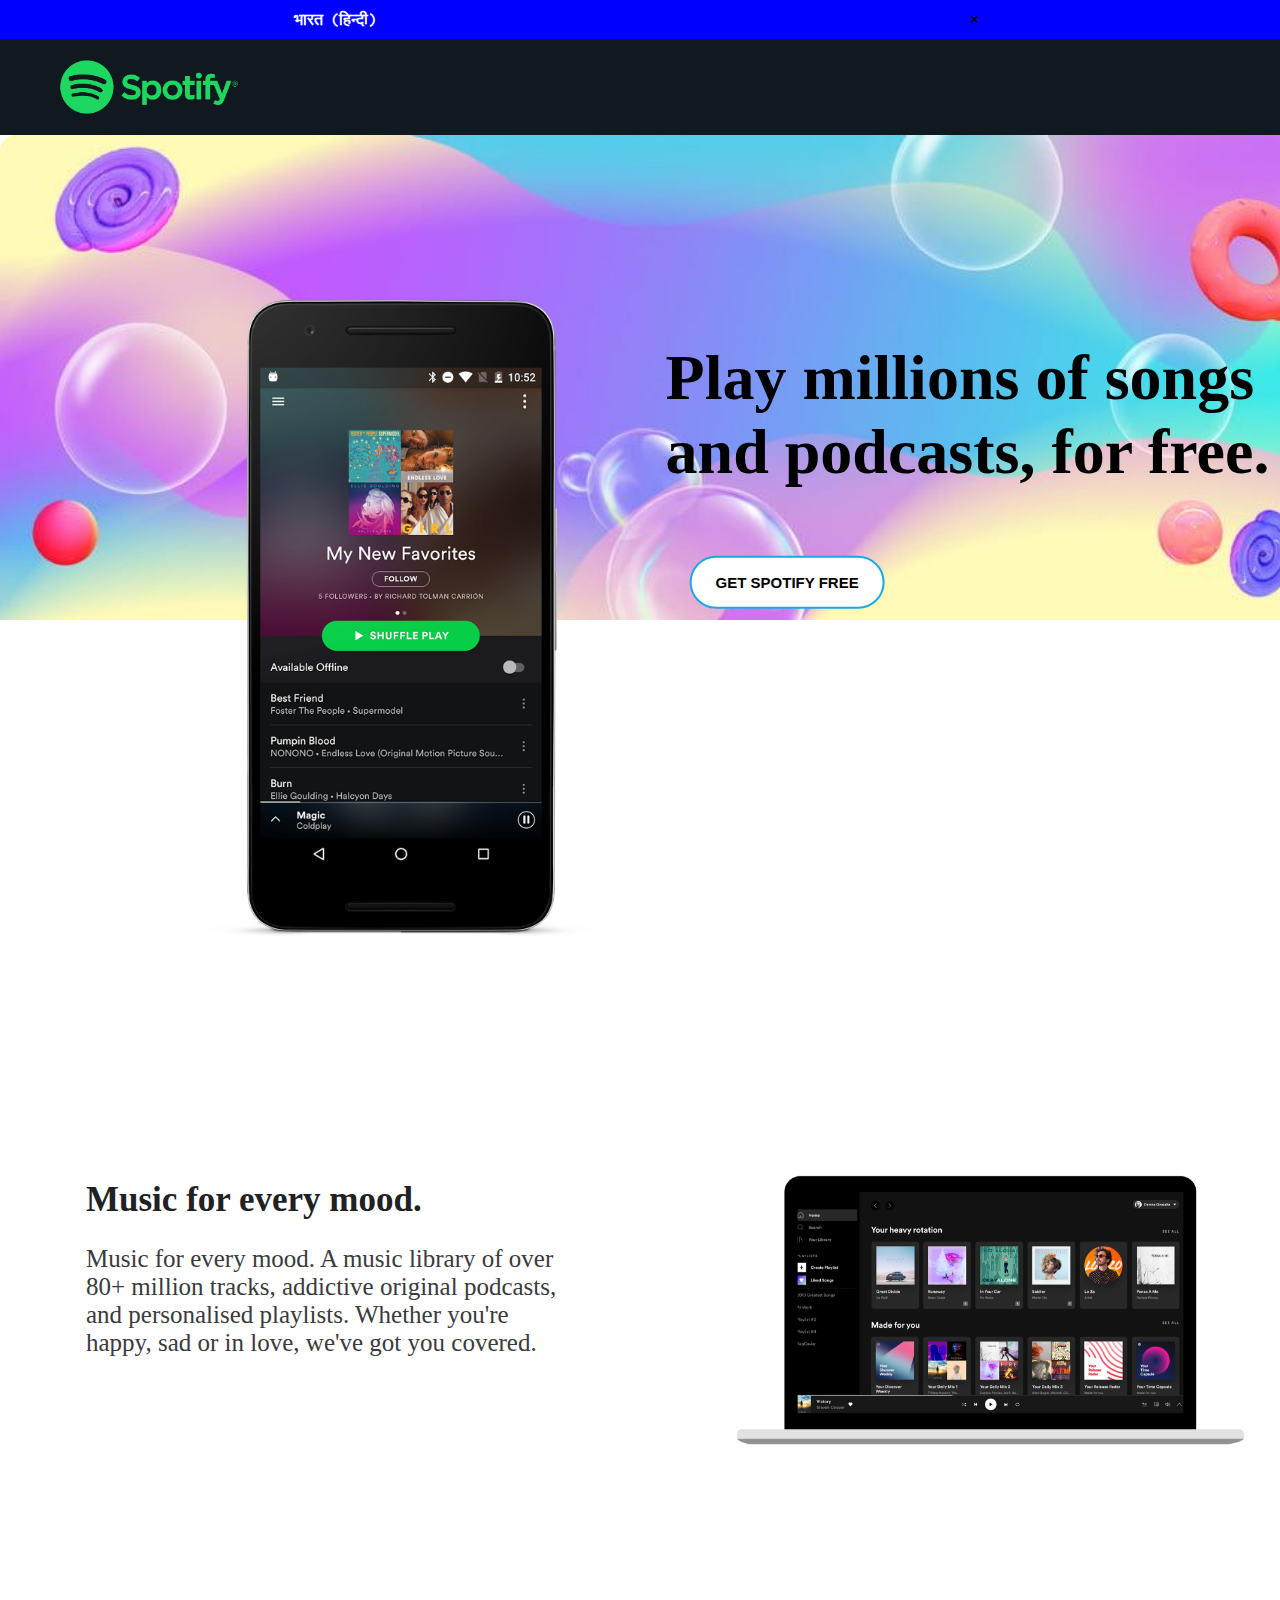
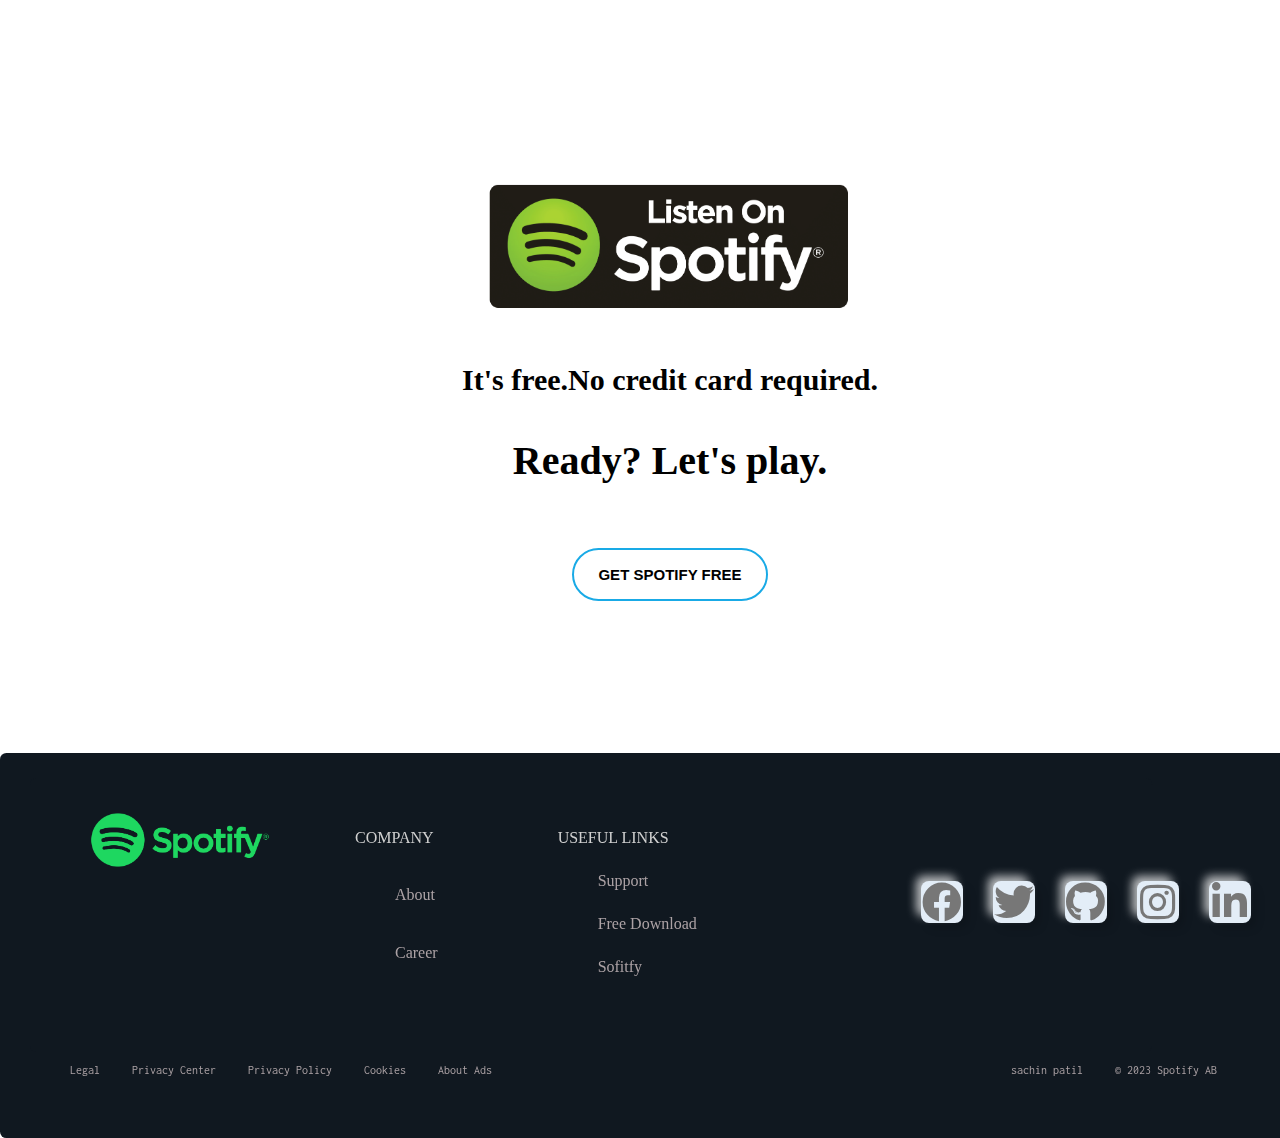
<file: index.html>
<!DOCTYPE html>
<html lang="en">

<head>
    <meta charset="UTF-8">
    <meta http-equiv="X-UA-Compatible" content="IE=edge">
    <meta name="viewport" content="width=device-width, initial-scale=1.0">
    <title>spotify clone</title>
    <link rel="stylesheet" href="style.css">

    <!-- font-- -->
    <link href='https://css.gg/menu.css' rel='stylesheet'>
    <link href='https://css.gg/instagram.css' rel='stylesheet'>
    <link href='https://css.gg/facebook.css' rel='stylesheet'>
    <link href='https://css.gg/twitter.css' rel='stylesheet'>
    <link rel="stylesheet" href="https://cdnjs.cloudflare.com/ajax/libs/font-awesome/5.15.3/css/all.min.css" />
</head>

<body>
    <!-- headder with inclding navbar and some info ----------------- start -->
    <header>
        <div class="container langaugeBox " onclick="myFunction(event)">
                <div class="lang">
                    <h1>भारत (हिन्दी)</h1>   
                </div>
                <button class="extra">
                    <span class="btn-x" aria-hidden="true">✕</span>
                    <span class="buttonText" >Close</span>
                </button>
            
        </div>
        <!-- togger with menu baar-------------------- -->
        <div class="container">
            <div class="wrapper col-12">
                <nav class="navbar ">
                    <img class="logo" src="image/Spotify_Logo_RGB_Green.png" alt="LOGO">
                    <input type="checkbox" name="" id="toggle">
                    <label for="toggle"><i class="gg-menu"></i></label>
                    <div class="menu ">
                        <nav class="nav-list">
                            <ul>
                                <li><a href="#">Premium</a></li>
                                <li><a href="#">Supoort</a></li>
                                <li><a href="#">Download</a></li>
                                <li role="separator">|</li>
                                <li><a href="sign-up.html">Sign-up</a></li>
                                <li><a href="log-in.html">Log-in</a></li>
                            </ul>
                        </nav>
                    </div>
                </nav>
            </div>

        </div>

    </header>
    <!-- headder with inclding navbar and some info ----------------- end -->
    <!-- main section of the website start=----------------------- -->
    <aside>
        <!-- 1st section start-------------------------- -->
        <div class="first-Section">
            <div class="container">
                <div class="mobileShowCase row ">
                    <div class=" mobile-showCase-inner ">
                        <img src="image/pngegg.png" alt="mobile-scren" class="mobile-image">
                    </div>
                    <div class="mobile-text-cover ">
                        <div class="row mobile-text-cover-inner">
                            <h1 class="mobile-side-text">Play millions of songs
                                and podcasts, for free.</h1>
                        </div>
                        <div class="row mobile-inner-btn">
                            <button class="btn mobile-inner-btn"><a href="#" tabindex="0">
                                    <div><span>GET SPOTIFY FREE</span></div>
                                </a></button>
                        </div>
                    </div>
                </div>
            </div>

        </div>
        <div class="scecond-section section">
            <div class="container">
                <div class="row comp col-12">

                    <div class="comp-text col-12">
                        <h1 class="com-main-text">Music for every mood.</h1>
                        <p class="com-side-text">Music for every mood. A music library of over 80+ million tracks,
                            addictive original podcasts, and personalised playlists. Whether you're happy, sad or in
                            love, we've got you covered.</p>
                    </div>
                    <div class="comp-image col-12">
                        <img src="image/g6.png" alt="" class="playlist-image">
                    </div>
                </div>
            </div>
        </div>
        <div class="thrid-section section ">
            <div class="container">
                <div class="row cont col-12">
                    <div class="logo-image">
                        <img src="image/spotify-logo-png-7055.png" alt="logo" class="logo-img">
                    </div>
                    <div class="logo-main-text">
                        <p class="logo-text1">It's free.No credit card required.</p>
                        <p class="logo-text2"> Ready? Let's play. </p>
                    </div>
                    <div class="row logo-btn">
                        <button class="btn logo-btn"><a href="#" tabindex="0">
                                <div><span>GET SPOTIFY FREE</span></div>
                            </a></button>
                    </div>

                </div>
            </div>
        </div>
        <!-- 1st section end-------------------------- -->
    </aside>
    <!-- main section of the website end----------------------- -->
    <!-- footer is here ------------------------------- -->
    <footer>
        <div class="container">
            <div class="row footer-nav col-12">
                <nav>
                    <nav class="footer-nav">
                        <div class="brandImage">
                            <img class=" logo " src="image/Spotify_Logo_RGB_Green.png" alt="LOGO">
                        </div>

                        <div class="brand-navbar ">
                            <ul class="company ">
                                <dl><a href="#">COMPANY</a></dl>
                                <dd><a href="#">About</a></dd>
                                <dd><a href="#">Career</a></dd>
                            </ul>
                            <ul class="useful-links ">
                                <dl><a href="#">USEFUL LINKS</a></dl>
                                <dd><a href="#">Support</a></dd>
                                <dd><a href="#">Free Download</a></dd>
                                <dd><a href="#">Sofitfy</a></dd>
                            </ul>
                        </div>
                        <div class="social-icon col-12">
                            <div class="social-media">
                                <a href="#"><i class="fab fa-facebook"></i></a>
                                <a href="#"><i class="fab fa-twitter"></i></a>
                                <a href="#"><i class="fab fa-github"></i></a>
                                <a href="#"><i class="fab fa-instagram"></i></a>
                                <a href="#"><i class="fab fa-linkedin-in"></i></a>
                            </div>
                        </div>
                    </nav>

                    <div class="row ">
                        <nav class=" footnav ">
                            <ul>
                                <li><a href="#">Legal</a></li>
                                <li><a href="#">Privacy Center</a></li>
                                <li><a href="#">Privacy Policy</a></li>
                                <li><a href="#">Cookies</a></li>
                                <li><a href="#">About Ads</a></li>
                                <span class="copyright name">sachin patil </span>
                                <span class="copyright">© 2023 Spotify AB</span>
                                
                            </ul>
                        </nav>
                    </div>
                </nav>
            </div>
        </div>
    </footer>
    <!-- footer end ------------------------------------ -->
    <script>
function myFunction(e) {
            e.target.className = "active";}
    </script>
</body>

</html>
</file>
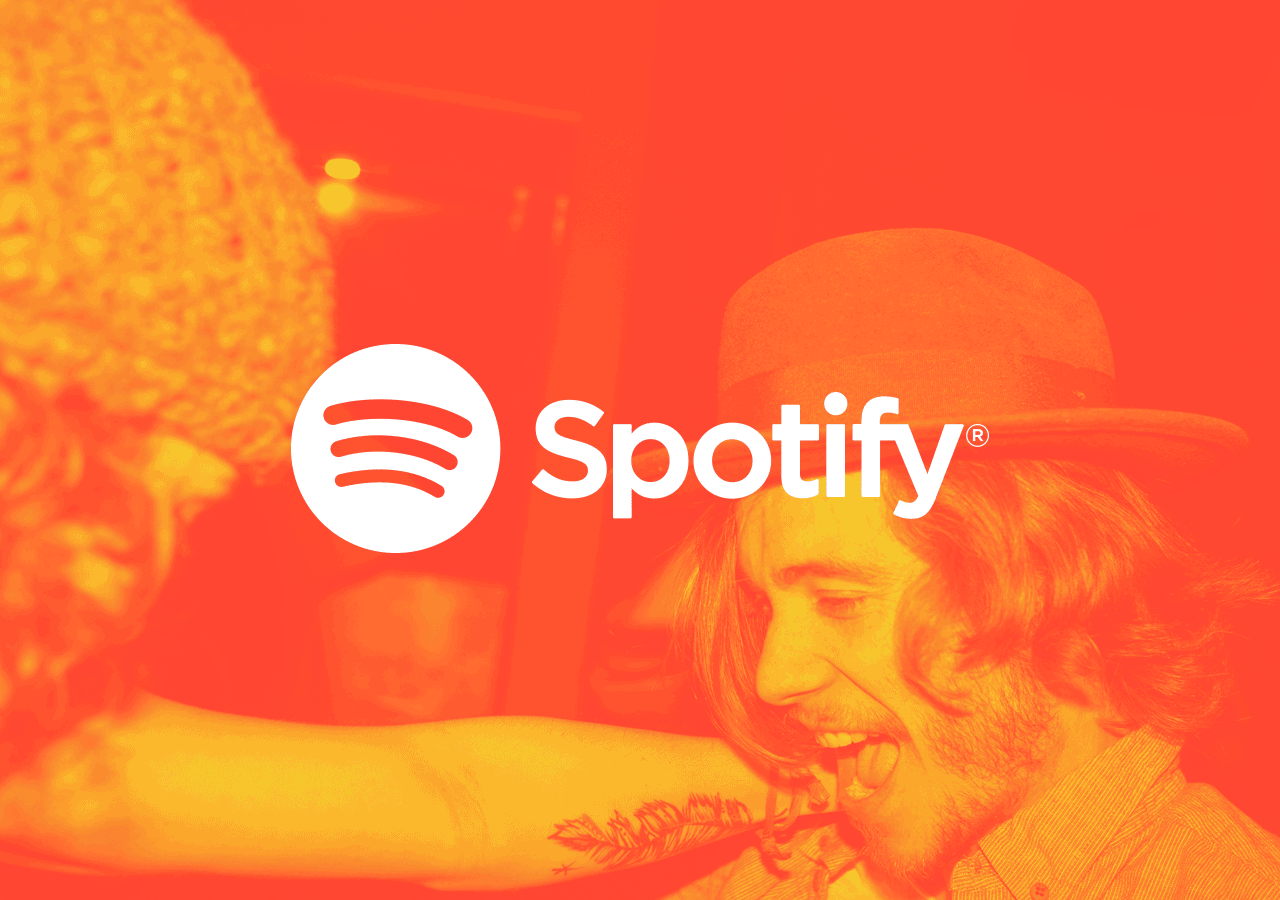
<file: log-in.html>
<!DOCTYPE html>
<html lang="en">

<head>
    <meta charset="UTF-8">
    <meta http-equiv="X-UA-Compatible" content="IE=edge">
    <meta name="viewport" content="width=device-width, initial-scale=1.0">
    <title>Document</title>
    <link rel="stylesheet" href="log-in.css">
    <link rel="stylesheet" href="sign-up.css">

    <link href="https://fonts.googleapis.com/css?family=Roboto:400,700" rel="stylesheet">
    <link rel="stylesheet" href="https://maxcdn.bootstrapcdn.com/font-awesome/4.7.0/css/font-awesome.min.css">
</head>

<body>
    <div class="loaderbg">
        <div class="loader">
            <img src="image/install-spotify-on-ubuntu.gif" alt="">
        </div>
    </div>
    <div class="sign-up">
        <div class="up-container" align="center">
            <div class="row upper-contant">
                <div class="logo">
                    <img src="image/Spotify_Logo_RGB_Green.png" alt="logo">
                </div>
            </div>
            <div class="headline">
                <p>To continue, log in to Spotify.</p>
            </div>
            <div class="row social-media">
                <div class=" sc-btn btn facebook">

                    <a href="#"><i class="fa fa-facebook"></i></a>
                    <span>Continue with Facebook</span>

                </div>
                <div class=" sc-btn btn google">
                    <a href="#"><i class="fa fa-google"></i></a>
                    <span>Continue with Google</span>
                </div>
                <div class="sc-btn btn mobile-no">
                    <span>Continue With Number</span>
                </div>
            </div>
            <div class="row or-line">
                <p>-------------------------------------- OR -------------------------------------- </p>
            </div>
        </div>
        <form action="sign-up">
            <div class="form" align="center">
                <div class="row email">
                    <label for="email">Whats your Email.. ?</label><br>
                    <input class="input" type="email" name="email" id="email" placeholder="Enter your email......"
                        pattern="[a-z0-9._%+-]+@[a-z0-9.-]+\.[a-z]{2,}$">
                </div>
                <div class="row password">
                    <label for="pass">Create your password</label> <br>
                    <input class="input" type="password" name="pass" id="pass" placeholder="Enter your password"
                        pattern="(?=.*\d)(?=.*[a-z])(?=.*[A-Z]).{8,}"
                        title="Must contain at least one  number and one uppercase and lowercase letter, and at least 8 or more characters">
                </div>
                <div class="cantent">
                    <div class="cantent-inner">
                        <div class="forget-pass">
                            <p><a href="#">Forgot your password?</a></p>
                        </div>
                        <div class="rem">
                            <input type="checkbox" name="Remember-me" id="Remember-me"><span>Remember me</span>
                        </div>
                    </div>
                    <div class="btn">
                        <button type="submit" class="btn log-btn"> <span>Log-in</span></button>
                    </div>
                </div>
            </div>

        </form>
        <div class="signup" align="center">
            <div class="text">
                <h1>Don't have an account?</h1>
            </div>
            <div class="signup-link">
                <div class=" sc-btn btn ">
                    <button class="return"><a href="sign-up.html"></a>
                        <span>Sign-up For Spotify</span></button>
                </div>
            </div>
        </div>

        <script>
            setTimeout(function () { $('.loaderbg').fadeToggle(); }, 1000);
        </script>
<script src="https://cdnjs.cloudflare.com/ajax/libs/jquery/3.4.1/jquery.min.js"></script>

</body>

</html>
</file>
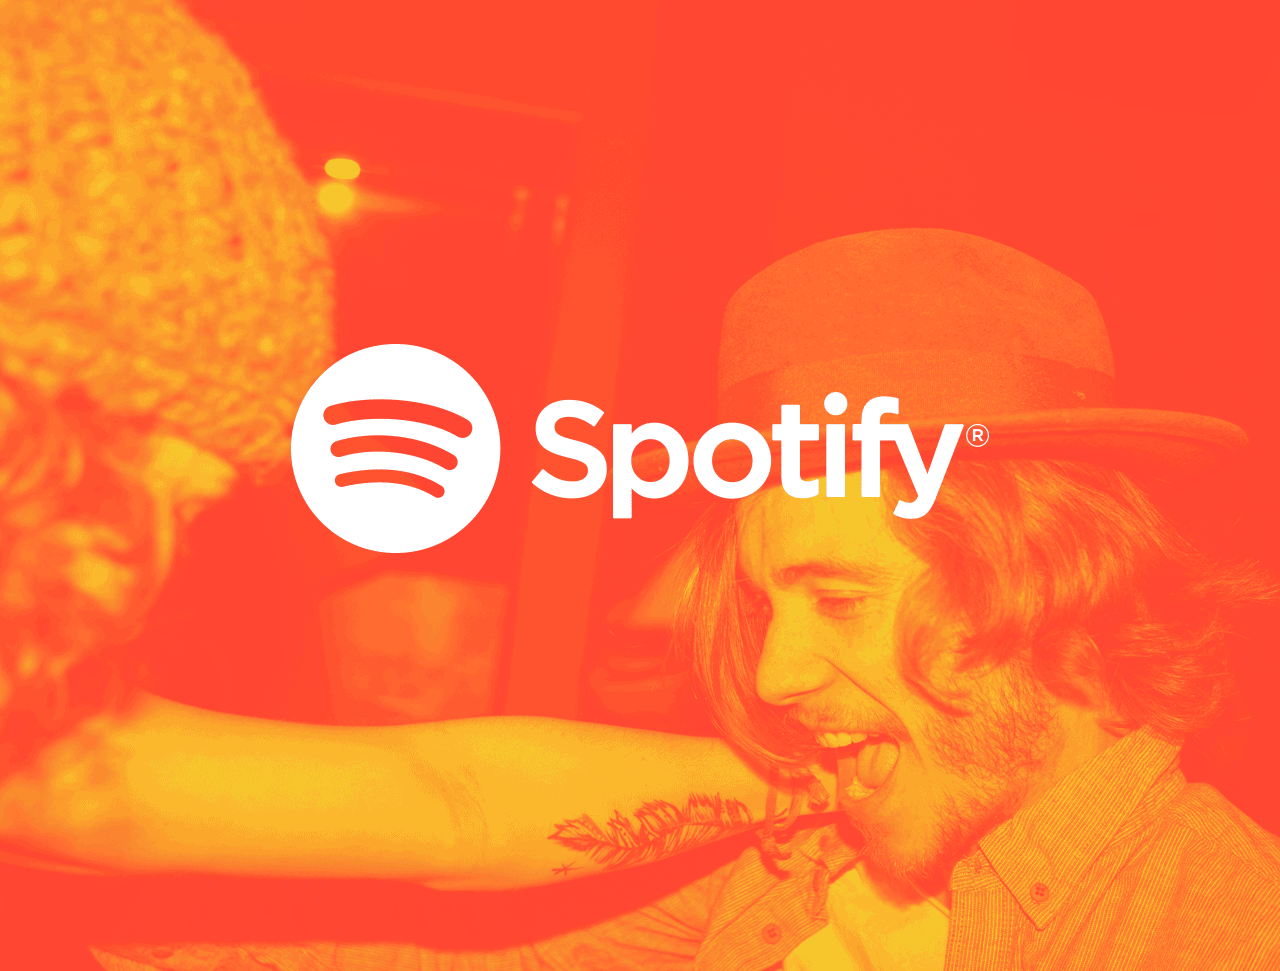
<file: sign-up.html>
<!DOCTYPE html>
<html lang="en">

<head>
    <meta charset="UTF-8">
    <meta http-equiv="X-UA-Compatible" content="IE=edge">
    <meta name="viewport" content="width=device-width, initial-scale=1.0">
    <title>login-form</title>

<link rel="stylesheet" href="sign-up.css">

<link href="https://fonts.googleapis.com/css?family=Roboto:400,700" rel="stylesheet">
<link rel="stylesheet" href="https://maxcdn.bootstrapcdn.com/font-awesome/4.7.0/css/font-awesome.min.css">
</head>

<body>
    <div class="loaderbg">
        <div class="loader">
            <img src="image/install-spotify-on-ubuntu.gif" alt="">
        </div>
    </div>
    <div class="sign-up">
        <div class="up-container" align="center">
            <div class="row upper-contant">
                <div class="logo">
                    <img src="image/spotify-logo-png-7055.png" width="180px" alt="logo">
                </div>
            </div>
            <div class="row heading">
                <h1>Sign up for free to start listening.    </h1>
            </div>
            <div class="row social-media">
                <div class=" sc-btn btn facebook">
    
                    <a href="#"><i class="fa fa-facebook"></i></a>
                    <span>Sign up with Facebook</span>
    
                </div>
                <div class=" sc-btn btn google">
                    <a href="#"><i class="fa fa-google"></i></a>
                    <span>Sign up with Google</span>
                </div>
            </div>
            <div class="row or-line">
                <p>-------------------------------------- OR -------------------------------------- </p>
            </div>
        </div>
        <form action="sign-up">
            <div class="form" align="center">
    
                <div class="row email">
                    <label for="email">Whats your Email.. ?</label><br>
                    <input class="input" type="email" name="email" id="email" placeholder="Enter your email......"
                        pattern="[a-z0-9._%+-]+@[a-z0-9.-]+\.[a-z]{2,}$">
                </div>
                <div class="row username">
                    <label for="username">What should we call you?</label> <br>
                    <input class="input" type="text" name="username" id="username" required="" placeholder="Enter your username" pattern="[A-Za-z0-9]">
                </div>
                <div class="row password">
                    <label for="pass">Create your password</label> <br>
                    <input class="input" type="password" name="pass" id="pass" placeholder="Enter your password"
                     pattern="(?=.*\d)(?=.*[a-z])(?=.*[A-Z]).{8,}" title="Must contain at least one  number and one uppercase and lowercase letter, and at least 8 or more characters">
                </div>
                <div class="row confrom-password">
                    <label for="password_confirm">confrom your password</label><br>
                    <input class="input" name="password_confirm" required="required" type="password" id="password_confirm" oninput="check(this)" placeholder="Password Must be Matching"/>
        
                </div>
                <div class="row date">
                    <label for="date">Whats your brith day</label><br>
                    <input class="input" type="date" name="date" id="date">
                </div>
                <div class="row gender">
                    <label for="gender">What's your gender?</label> <br>
                        <input type="radio" name="gender" value="male"> Male
                        <input type="radio" name="gender" value="female"> Female
                        <input type="radio" name="gender" value="unknown"> Other	      
                </div>
                <div class="row checkbox">
                    <label for="terms_and_conditon"></label>
                    <input type="checkbox" name="terms_and_conditon" id="terms_and_conditon">I would prefer not to receive marketing messages from Spotify <br> <br>
                    <input type="checkbox" name="terms_and_conditon" id="terms_and_conditon"> Share my registration data with Spotify's content providers for marketing purposes.
                </div>
                <div class="row ubmit">
                <button class="btn submit" type="submit"> SIGN-UP</button>
                </div>
            </div>
        </form>
    </div>

    <!-- ############################################################################## -->
    <script>
        function check(input) {
        if (input.value != document.getElementById('password').value) {
            input.setCustomValidity('Password Must be Matching.');
        } else {
            // input is valid -- reset the error message
            input.setCustomValidity('');
        }
    }
    </script>
<script src="https://cdnjs.cloudflare.com/ajax/libs/jquery/3.4.1/jquery.min.js"></script>

    <script> setTimeout(function () { $('.loaderbg').fadeToggle(); }, 1000); </script>
</body>

</html>
</file>
<file: style.css>
@import url('https://fonts.googleapis.com/css2?family=Inconsolata:wght@700;900&family=Josefin+Sans&display=swap');

:root {
    ---main--background-color: #101820FF;
    ---side-backgrond-color: #6E6E6DFF;
    ---text-color-900: rgb(172, 162, 165);
    ---text-color-700: rgb(208, 208, 208);
}

body {
    margin: 0;
    padding: 0;
    scroll-behavior: smooth;
}

.container {
    width: 1400px;
    overflow: hidden;
    width: 100%;
}

.col-12 {
    padding: 15px 30px;
    margin: 0 auto;
}


.wrapper {
    width: 100%;
    margin: 0 auto;
    padding: 1rem;
    background-color: var(---main--background-color);
    padding: 1rem 1.5rem;
}

.navbar {
    display: flex;
    flex-wrap: wrap;
    justify-content: space-between;
    align-items: center;
    margin: 0 35px;
    padding-block: 5px;

}

.logo {
    max-width: 180px;
    height: auto;

}

.navbar ul {
    display: flex;
    gap: 1.4rem;
    list-style: none;
    background: linear-gradient(290deg, #3f5efb, #fc466b);
    -webkit-background-clip: text;
    -webkit-text-fill-color: transparent;

}


.navbar ul li a,
.navbar ul li {
    text-decoration: none;
    color: var(---text-color-700);
    font-size: 20px;
    font-weight: 400;
    margin: 0 0.5rem 0 0;
    font-family: Inconsolata;
    text-transform: uppercase;
    transition: 0.5s ease;
}

li {
    position: relative;
    display: inline-block;
}
li ::before{
    content: ' ';
    position: absolute;
    left: 0;
    bottom: 0;
    width: 100%;
    padding-bottom: 2 px;
    height: 1px;
    background-image: -webkit-linear-gradient(270deg ,#0061ff , #60efff ,#ff1b6b ,#45caff);
    border-radius: 4px;
    scale: 0 1;
    transform-origin: right;
    transition: scale 0.25s;
}
 li :hover::before{
    scale: 1;
    transform-origin: left;
    font-weight: 800;
}

#toggle,
.navbar label {
    display: none;
}


@media screen and (max-width: 900px) {
    .menu {
        width: 100%;
        height: 0;
        overflow: hidden;
    }

    nav ul {
        flex-direction: column;
        align-items: center;
        padding: 0.5rem 0;
    }

    .navbar label {
        display: inline-flex;
        color: white;
        cursor: pointer;
        align-items: center;
    }

    #toggle:checked~.menu {
        height: 100%;
        left: 0;
    }

}

.langaugeBox {
    display: flex;
    justify-content: space-around;
    background-color: blue;
}

.langaugeBox .lang {
    color: var(---text-color-900);
    font-size: 8px;
    cursor: pointer;
    font-family: Inconsolata , monospace;
    color: white;
    text-align: center;
}

.extra {
    cursor: pointer;
    border: 0px solid #3498db;
    background-color: transparent;
}

.btn-x:hover {
    font-size: 1.5rem;
}

.buttonText {
    display: none;
    background: transparent;
    font-size: 12px;
    text-align: center;
}

/* aside section is ther=================================================== */

/* 1st section----------------- */

.mobileShowCase {
    min-width: 1080px;
    width: 104%;
    background: url(image/g3.jpg);
    background-repeat: no-repeat;
    background-size: contain;
    border-radius: 1rem;
    display: grid;
    grid-template-columns: 60% 50%;
}

.mobile-showCase-inner {
    padding-top: 20%;
    display: flex;
    justify-content: center;
}

.mobile-showCase-inner img {
    width: 400px;
    height: auto;
}

.mobile-text-cover {
    right: 0;
    position: relative;
    top: 50%;
    left: 40%;
    transform: translate(-60%, -30%);
    font-size: 32px;
    padding-right: 25px;
}



/* button========================== */
.btn {
    position: relative;
    display: inline-block;
    text-decoration: none;
    padding: 3px;
    border-radius: 6px;
    overflow: hidden;
    color: #19aae6;
    background: #ffffff;
    font-weight: 900;
    font-size: 15px;
    padding: 16px 24px;
    margin: 24px;
    border: 2px solid #19aae6;
    border-radius: 45px;
    z-index: 1;
    overflow: hidden;
    transition: 0.5s;
}

.btn::before {
    content: " ";
    position: absolute;
    background: #19aae6;
    height: 150px;
    width: 200px;
    border-radius: 50%;
    z-index: -1;
}

.btn:hover {
    color: #ffffff;
    transform: scale(1rem, 1.5rem);
}

.btn::before {
    top: 100%;
    left: 100%;
    transition: 0.7s;
}

.btn:hover::before {
    top: -30px;
    left: -30px;
}

.btn:active::before {
    background: var(---main--background-color);
    transition: 0s;
}

.btn a {
    text-decoration: none;
    font-weight: 900;
    color: black;

}

/* scecond-section====================== */
.section {
    height: 100%;
    width: 100%;
}

.comp {
    width: 100%;
    padding: 10p 15px;
}

.comp {
    display: grid;
    grid-template-columns: 50% 60%;
    justify-content: center;
    text-align: start;
    padding-top: 15%;
    padding-bottom: 13%;
}

.comp .comp-text {
    padding-left: 60px;
    margin-left: 60px;

}

.comp .comp-text .com-main-text {
    font-size: 35px;
    font-weight: 700;
    color: #202122;
}

.comp .comp-text .com-side-text {
    font-size: 25px;
    color: #3A3B3C;
}


/* thrid section ===================== */
.cont {
    width: 100%;
    padding-top: 10%;
    padding-bottom: 10%;
    background-image: -moz-repeating-linear-gradient(#457fca, #5691c8);
   
}

.cont .logo-image {
    display: flex;
    justify-content: center;
    padding-bottom: 15px;


}

.cont .logo-image img {
    width: 380px;
    height: 100%;

    box-shadow: 50px #3c3d457c;
}

.cont .logo-main-text {
    text-align: center;
}

.cont .logo-text1 {
    font-size: 30px;
    font-weight: 700;
}

.cont .logo-text2 {
    font-size: 40px;
    font-weight: 900;
}

.cont .logo-btn {
    display: flex;
    justify-content: center;
    align-items: center;

}

/* footer start======================================== */
.footer-nav {
    background-color: var(---main--background-color);
    border-radius: 0.4rem;
    display: flex;
    width: 100%;
    position: sticky;
    bottom: 0;
    padding-bottom: 50px;
    padding-top: 25px;
}

.footer-nav img {
    padding: 10px 10px 0 60px;
}

.footer-nav .brand-navbar {
    display: inline-flex;
    gap: 5rem;
    padding: 10px 35px;
}

.footer-nav .brand-navbar ul {
    font-size: 1rem;
    list-style: none;
    display: inline-grid;
    gap: 25px;
    text-align: start;
}

.brand-navbar ul dl :hover {
    text-decoration: underline;
}

ul dl a {
    text-decoration: none;
    color: var(---text-color-700);
    font-weight: 400;

}

ul dd a {
    text-decoration: none;
    color: var(---text-color-900);
    font-weight: 400;
    text-align: center;
}

.footnav ul,
.footnav ul li a {
    display: flex;
    list-style: none;
    gap: 2rem;
    font-size: 12px;
    font-family: Inconsolata;
    text-decoration: none;
    color: var(---text-color-900);

}

.footnav span {
    position: relative;
    left: 45%;
    color: var(---text-color-900);
}

.social-icon {
    display: flex;
    justify-content: center;
    align-items: center;
}

.social-media {
    display: flex;
    justify-content: center;
    align-items: center;
    padding-left: 80%;
}

.social-media a {
    display: flex;
    background: #e3edf7;
    height: 40px;
    width: 40px;
    margin: 0 15px;
    border-radius: 8px;
    align-items: center;
    justify-content: center;
    text-decoration: none;
    box-shadow: 6px 6px 10px -1px rgba(0, 0, 0, 0.15),
        -6px -6px 10px -1px rgba(255, 255, 255, 0.7);
    border: 1px solid rgba(0, 0, 0, 0);
    transition: transform 0.5s;
}

.social-media a i {
    font-size: 40px;
    color: #777;
    transition: transform 0.5s;
}

.social-media a:hover {
    box-shadow: inset 4px 4px 6px -1px rgba(0, 0, 0, 0.2),
        inset -4px -4px 6px -1px rgba(255, 255, 255, 0.7),
        -0.5px -0.5px 0px rgba(255, 255, 255, 1),
        0.5px 0.5px 0px rgba(0, 0, 0, 0.15), 0px 12px 10px -10px rgba(0, 0, 0, 0.05);
    border: 1px solid rgba(0, 0, 0, 0.01);
    transform: translateY(2px);
}

.social-media a:hover i {
    transform: scale(0.9);
}

.social-media a:hover .fa-facebook {
    color: #3b5998;
}

.social-media a:hover .fa-twitter {
    color: #00acee;
}

.social-media a:hover .fa-github {
    color: #000000;
}

.social-media a:hover .fa-instagram {
    color: #f14843;
}

.social-media a:hover .fa-linkedin-in {
    color: #3b5998;
}

@media screen and (max-width :900px) {

    .mobileShowCase,
    .comp,
    .cont {
        display: block;
    }

    .comp {
        margin-bottom: 70px;
        font-size: 2vw;
    }

    .mobile-showCase-inner {
        display: inline-block;
        padding-left: 20%;
        padding-top: 10%;
    }

    .mobile-showCase-inner .mobile-image {
        width: 40%;
        height: auto;
    }

    .mobile-text-cover {
        margin-top: 20%;
        padding: 5% 35%;
        text-align: center;
    }

    .footer-nav,
    .footnav {
        display: block;
        text-align: center;
    }

    .social-icon {
        display: ruby-text;
        margin: 50px auto -20px auto;
    }

    .footnav span {
        position: relative;
        left: 0;
        display: flex;
    }

}
</file>
<file: log-in.css>
@import url('https://fonts.googleapis.com/css2?family=Inconsolata:wght@700;900&family=Josefin+Sans&display=swap');

body {
    margin: 0;
    padding: 0;
}

.upper-contant {
    border-bottom: 2px solid lightgray;
    padding: 25px;
}

.logo img {
    display: flex;
    justify-content: center;
    width: 180px;

}

.loaderbg {
    position: fixed;
    top: 0;
    z-index: 101;
    display: flex;
    justify-content: center;
    align-items: center;
    width: 100%;
    height: 100%;
    background-color: black;
}

.sign-up {
    display: block;
    padding: 10px 25%;
}

.up-container .social-media {
    display: grid;
    gap: 20px;
    justify-content: center;
    font-weight: 600;
    padding: 10px;
}

.headline {
    font-size: 12px;
    font-weight: 700;
}

.sc-btn {
    display: flex;
    gap: 25px;
    justify-content: center;
    width: 300px;
    border-radius: 45px;
    padding: 15px;
    font-size: 16px;
    color: white;

}

i {
    text-emphasis: none;
    color: white;
}

.facebook {
    background: #507cc0;

}

.google {
    background: #df4930;
}

.mobile-no {
    background: rgb(231, 231, 231);
    color: black;
}

/* ############################################# */
.btn {
    transition: all 0.3s;
    position: relative;
}

.btn span {
    transition: all 0.3s;
}

.btn::before {
    content: '';
    position: absolute;
    bottom: 0;
    left: 0;
    width: 100%;
    height: 100%;
    z-index: 1;
    opacity: 0;
    transition: all 0.3s;
    border-top-width: 1px;
    border-bottom-width: 1px;
    border-top-style: solid;
    border-bottom-style: solid;
    border-top-color: rgba(255, 255, 255, 0.5);
    border-bottom-color: rgba(255, 255, 255, 0.5);
    transform: scale(0.1, 1);
}

.btn:hover span {
    letter-spacing: 2px;
}

.btn:hover::before {
    opacity: 1;
    transform: scale(1, 1);
}

.btn::after {
    content: '';
    position: absolute;
    bottom: 0;
    left: 0;
    width: 100%;
    height: 100%;
    z-index: 1;
    transition: all 0.3s;
    background-color: rgba(255, 255, 255, 0.1);
}

.btn:hover::after {
    opacity: 0;
    transform: scale(0.1, 1);
}

/* ########################################### */
.cantent {
    display: flex;
    justify-content: center;
    gap: 100px;
    align-items: center;
    padding-bottom: 5%;
    border-bottom: 2px solid lightgray;
    margin: 10px;
}


.log-btn {
    display: grid;
    justify-content: center;
    width: 150px;
    background-color: green;
    padding: 10px;
    border-radius: 45px;
    font-weight: 700;
    color: white;
}

.signup .text   {
font-size: 12px;
letter-spacing: 1;
}
 
.return{
    width: 300px;
    padding: 10px;
    border-radius: 50px;
    text-transform: uppercase;
    font-weight: 900;
    background-color: rgb(243, 243, 243);
}
</file>
<file: sign-up.css>
@import url('https://fonts.googleapis.com/css2?family=Inconsolata:wght@700;900&family=Josefin+Sans&display=swap');

body {
    margin: 0;
    padding: 0;
}

.loaderbg{
    position: fixed;
    top: 0;
    z-index: 101;
    display: flex;
    justify-content: center;
    align-items: center;
    width: 100%;
    height: 100%;
    background-color: black;
}

.sign-up {
    display: block;
    padding: 10px 25%;
}

.up-container .social-media {
    display: grid;
    gap: 20px;
    justify-content: center;
    font-weight: 600;
}

.sc-btn {
    display: flex;
    gap: 25px;
    justify-content: center;
    width: 300px;
    border-radius: 45px;
    padding: 15px;
    font-size: 16px;

}

i {
    text-emphasis: none;
    color: white;
}

.facebook {
    background: #507cc0;

}

.google {
    background: #df4930;
}

/* ############################################# */
.btn {
    transition: all 0.3s;
 position: relative;
}

.btn span {
 transition: all 0.3s;
}

.btn::before {
 content: '';
 position: absolute;
 bottom: 0;
 left: 0;
 width: 100%;
 height: 100%;
 z-index: 1;
 opacity: 0;
 transition: all 0.3s;
 border-top-width: 1px;
 border-bottom-width: 1px;
 border-top-style: solid;
 border-bottom-style: solid;
 border-top-color: rgba(255, 255, 255, 0.5);
 border-bottom-color: rgba(255, 255, 255, 0.5);
 transform: scale(0.1, 1);
}

.btn:hover span {
 letter-spacing: 2px;
}

.btn:hover::before {
 opacity: 1;
 transform: scale(1, 1);
}

.btn::after {
 content: '';
 position: absolute;
 bottom: 0;
 left: 0;
 width: 100%;
 height: 100%;
 z-index: 1;
 transition: all 0.3s;
 background-color: rgba(255, 255, 255, 0.1);
}

.btn:hover::after {
 opacity: 0;
 transform: scale(0.1, 1);
}
/* #############################################   */

label{
    padding: 10px 0 0 26%;
    display: flex;
    justify-content: flex-start;
    align-items: center;
    text-align: center;
}
.input{
    width: 300px;
    padding: 10px;
}
.gender input {
margin: 0 25px;
}
.checkbox {
   padding: 10px;
}
.submit{
    font-size: 18px;
    padding: 15px;
    width: 300px;
    border-radius: 45px;
    color: black;
    background: green;
}
.btn:active{
    transform: translateY(5px);
}
</file>
